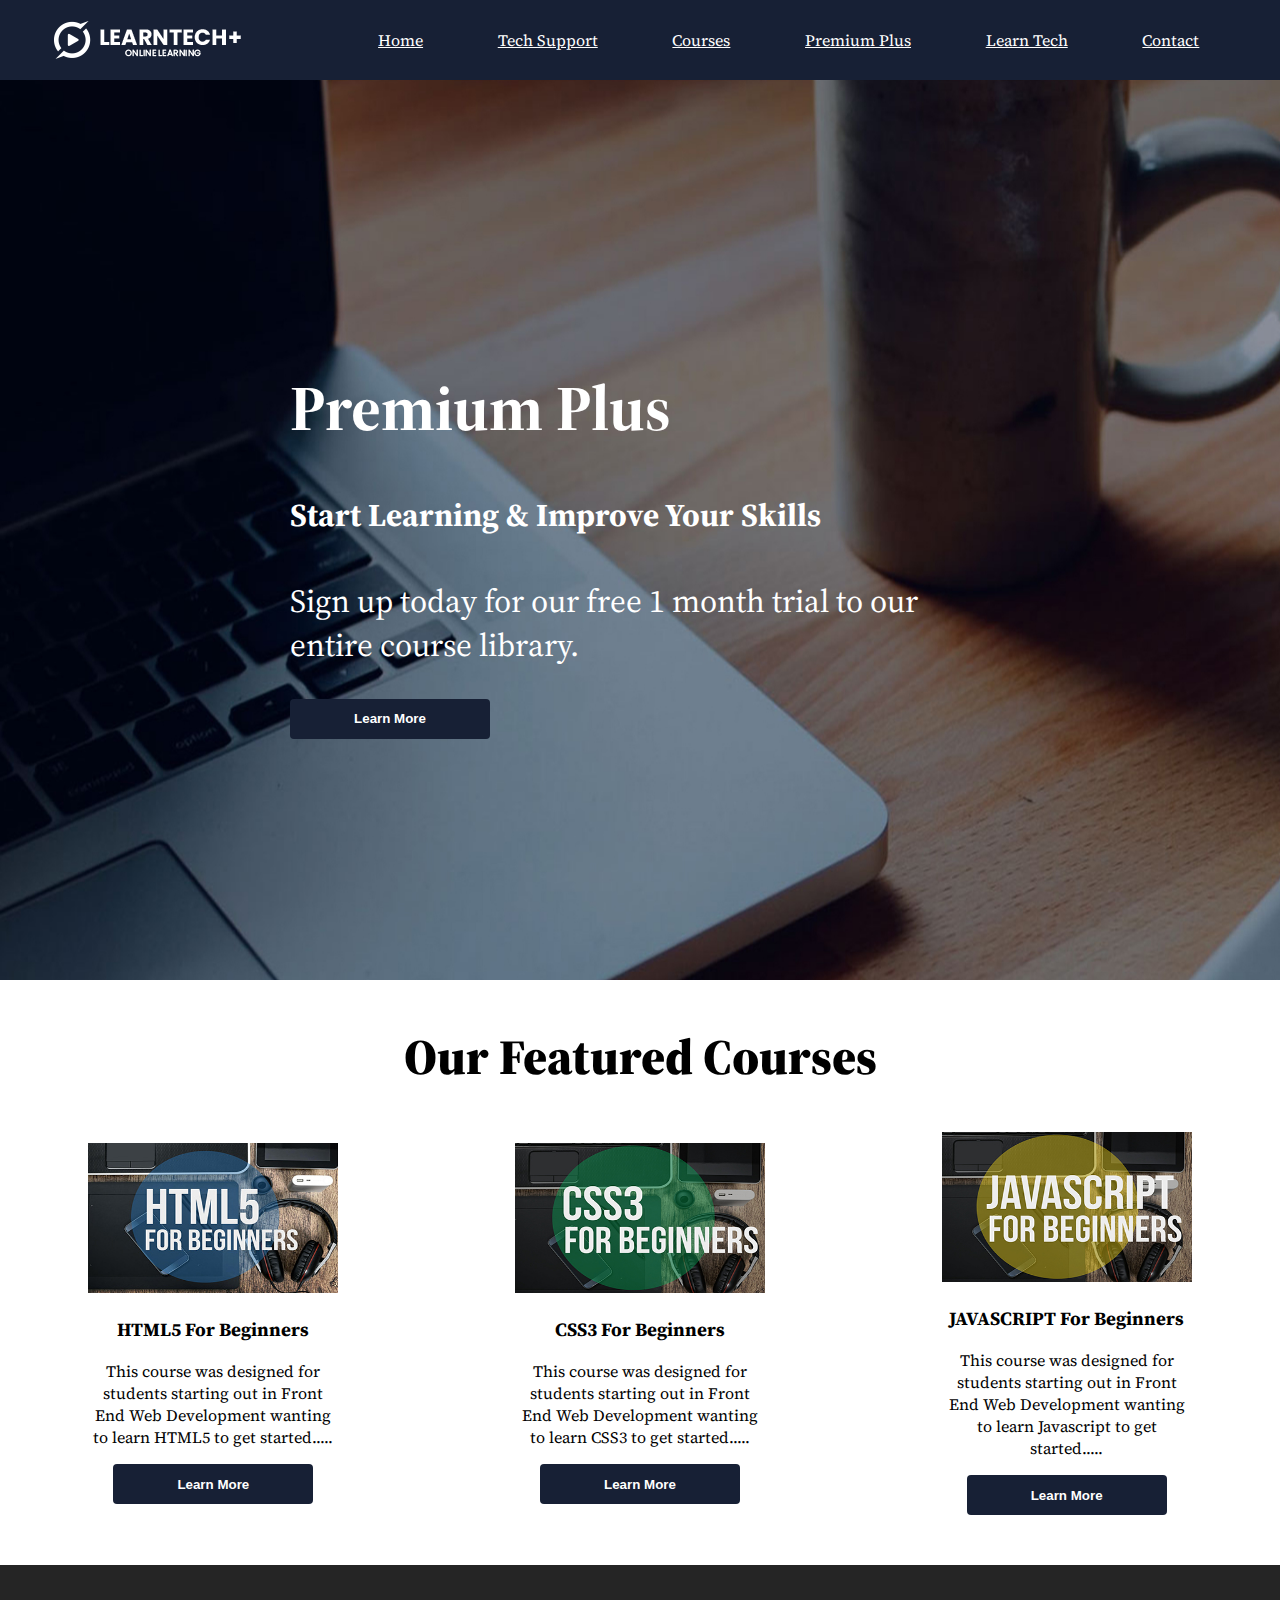
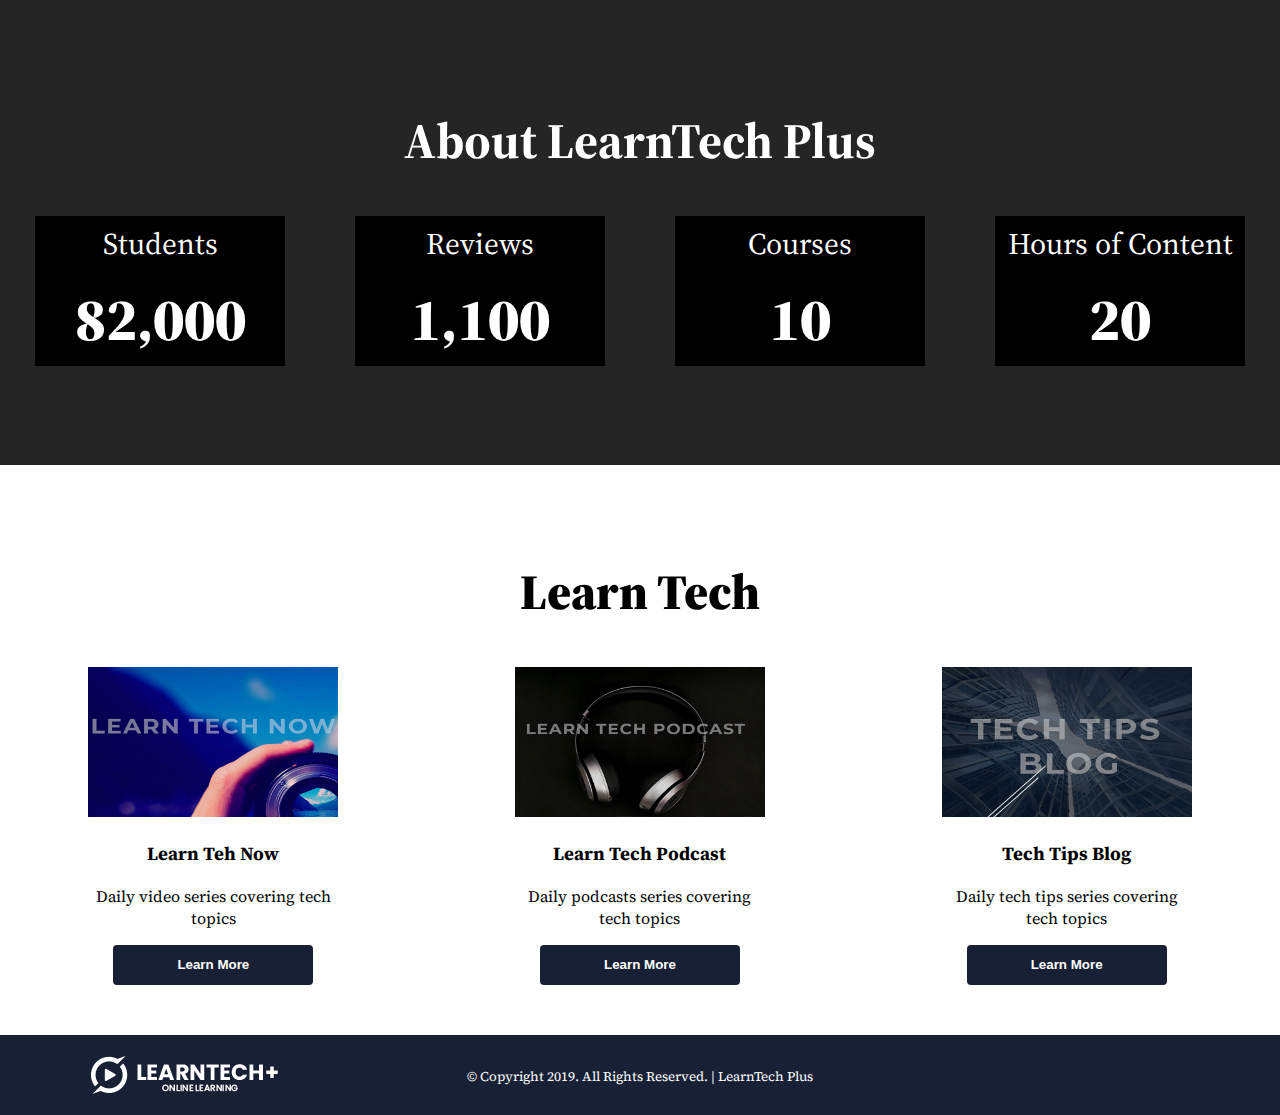
<file: index.html>
<!DOCTYPE html>
<html lang="en">
<head>
    <meta charset="UTF-8">
    <meta http-equiv="X-UA-Compatible" content="IE=edge">
    <meta name="viewport" content="width=device-width, initial-scale=1.0">

    <link rel="icon" sizes="32x32" href="./img/learntech-logo.png">

    <link rel="stylesheet" href="./global.css">

    <link rel="stylesheet" href="./index.css">

    <title>LearnTech | Home</title>
</head>
<body>

    <main>

        <header>
            <img id="logo" src="./img/logo.png" alt="">

            <nav>
                <!--Humburger menu-->
                <label for="humburger">&#9776</label>
                <input type="checkbox" name="hamburger" id="humburger">

                <!--Humburer items-->
                <div id="humburger-items">
                    <a href="./index.html">Home</a>
                    <a href="./techsupport.html">Tech Support</a>
                    <a href="./courses.html">Courses</a>
                    <a href="./premiumplus.html">Premium Plus</a>
                    <a href="./learntech.html">Learn Tech</a>
                    <a href="./contact.html">Contact</a>
                </div>
            </nav>
        </header>

        <!--Start of the introduction section-->
        <section id="introduction">
            <div id="intro">
                <h1 id="heading">Premium Plus</h1>
                <h3 id="sub-heading">Start Learning & Improve Your Skills</h3>
                <p id="description">Sign up today for our free 1 month trial to our entire course library.</p>
                <button>Learn More</button>
            </div>
        </section>
        <!--End of the introduction section-->


        <!--Start of the courses section-->
        <section id="featured-courses">
            <h2 id="course-heading">Our Featured Courses</h2>
            <div id="courses">
                <div class="course">
                    <img src="./img/course-01.jpg" alt="HTML 5 for beginners">
                    <h3>HTML5 For Beginners</h3>
                    <p>This course was designed for students starting out in Front End Web 
                        Development wanting to learn HTML5 to get started.....
                    </p>
                    <button>Learn More</button>
                </div>
                <div class="course">
                    <img src="./img/course-02.jpg" alt="CSS 3 for beginners">
                    <h3>CSS3 For Beginners</h3>
                    <p>This course was designed for students starting out in Front End Web 
                        Development wanting to learn CSS3 to get started.....
                    </p>
                    <button>Learn More</button>
                </div>
                <div class="course">
                    <img src="./img/course-03.jpg" alt="javascript for beginners">
                    <h3>JAVASCRIPT For Beginners</h3>
                    <p>This course was designed for students starting out in Front End Web 
                        Development wanting to learn Javascript to get started.....
                    </p>
                    <button>Learn More</button>
                </div>
            </div>
        </section>
        <!--End of the courses section-->


        <!--Start of the About section-->
        <section id="about">
            <h2 id="about-heading">About LearnTech Plus</h2>
            <div id="stats">
                <div class="stats-entity">
                    <div class="name">Students</div>
                    <div class="number">82,000</div>
                </div>
                <div class="stats-entity">
                    <div class="name">Reviews</div>
                    <div class="number">1,100</div>
                </div>
                <div class="stats-entity">
                    <div class="name">Courses</div>
                    <div class="number">10</div>
                </div>
                <div class="stats-entity">
                    <div class="name">Hours of Content</div>
                    <div class="number">20</div>
                </div>
            </div>
        </section>
        <!--End of the About section-->


        <!--Start of the Learntech section-->
        <section id="learntech">
            <h2 id="learntech-heading">Learn Tech</h2>
            <div id="learnings">
                <div class="types">
                    <img src="./img/learntechnow.jpg" alt="Learn tech now">
                    <h3>Learn Teh Now</h3>
                    <p>Daily video series covering tech topics
                    </p>
                    <button>Learn More</button>
                </div>
                <div class="types">
                    <img src="./img/learntechpodcast.jpg" alt="Learn tech podcast">
                    <h3>Learn Tech Podcast</h3>
                    <p>Daily podcasts series covering tech topics
                    </p>
                    <button>Learn More</button>
                </div>
                <div class="types">
                    <img src="./img/techtipsblog.jpg" alt="Tech tips blog">
                    <h3>Tech Tips Blog</h3>
                    <p>Daily tech tips series covering tech topics
                    </p>
                    <button>Learn More</button>
                </div>
            </div>
        </section>
        <!--End of the Learntech section-->

        <footer id="footer">
            <img src="./img/logo.png" alt="">

            <small id="copyright">&copy; Copyright 2019. All Rights Reserved. | LearnTech Plus</small>
        </footer>

    </main>
    
</body>
</html>
</file>
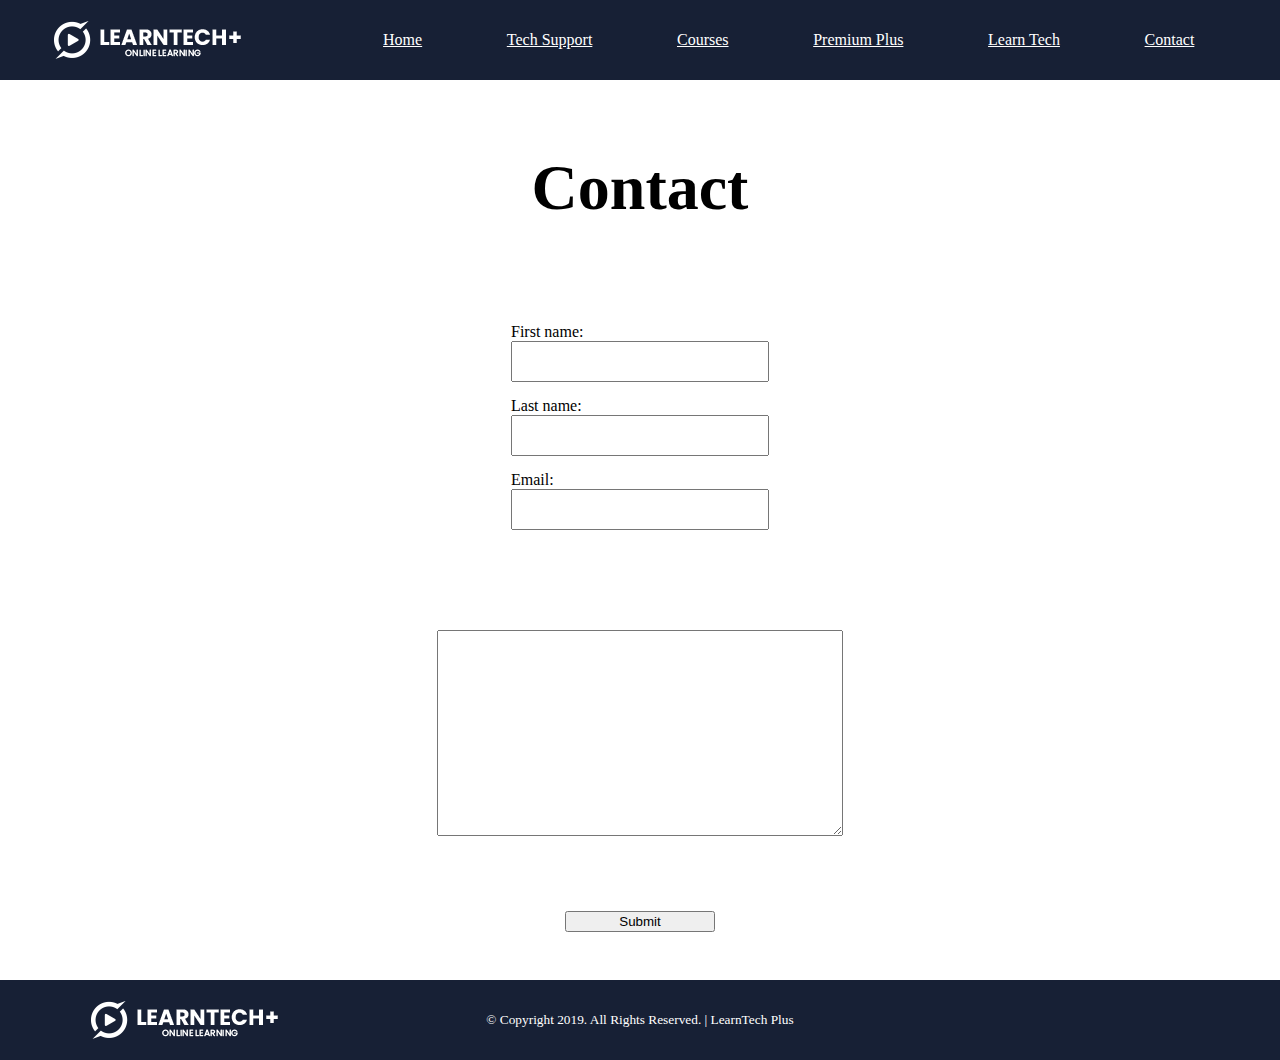
<file: contact.html>
<!DOCTYPE html>
<html lang="en">
<head>
    <meta charset="UTF-8">
    <meta http-equiv="X-UA-Compatible" content="IE=edge">
    <meta name="viewport" content="width=device-width, initial-scale=1.0">

    <link rel="icon" sizes="32x32" href="./img/learntech-logo.png">

    <link rel="stylesheet" href="./global.css">

    <link rel="stylesheet" href="./contact.css">

    <title>LearnTech | Contact</title>
</head>
<body>
    <main>

        <header>
            <img id="logo" src="./img/logo.png" alt="">

            <nav>
                <!--Humburger menu-->
                <label for="humburger">&#9776</label>
                <input type="checkbox" name="hamburger" id="humburger">

                <!--Humburer items-->
                <div id="humburger-items">
                    <a href="./index.html">Home</a>
                    <a href="./techsupport.html">Tech Support</a>
                    <a href="./courses.html">Courses</a>
                    <a href="./premiumplus.html">Premium Plus</a>
                    <a href="./learntech.html">Learn Tech</a>
                    <a href="./contact.html">Contact</a>
                </div>
            </nav>
        </header>

        <div id="container">
            <h1 id="contact-heading">Contact</h1>

        
            <form action="#">
                <label for="fname">First name:</label>
                <br>
                <input type="text" id="fname"><br>
                <label for="lname">Last name:</label>
                <br>
                <input type="text" id="lname"><br>
                <label for="email">Email:</label>
                <br>
                <input type="text" id="email"><br>
            </form>

            <textarea name="recommedation" id="recommedation"></textarea>

            <input type="submit" id="submit">          

            
        </div>

        <footer id="footer">
            <img src="./img/logo.png" alt="">

            <small id="copyright">&copy; Copyright 2019. All Rights Reserved. | LearnTech Plus</small>
        </footer>

    </main>
    
</body>
</html>
</file>
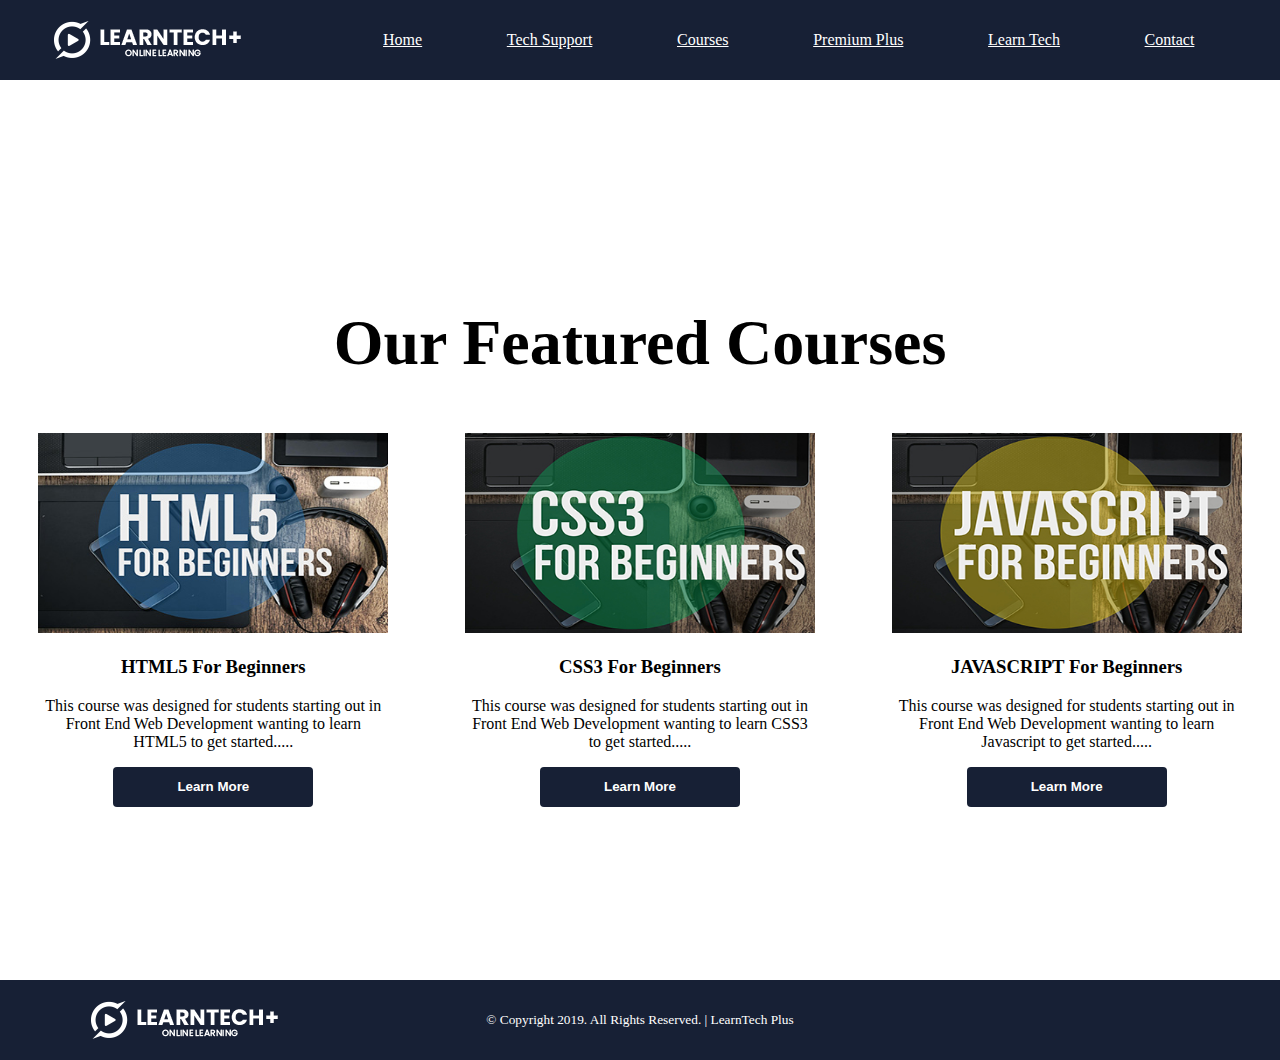
<file: courses.html>
<!DOCTYPE html>
<html lang="en">
<head>
    <meta charset="UTF-8">
    <meta http-equiv="X-UA-Compatible" content="IE=edge">
    <meta name="viewport" content="width=device-width, initial-scale=1.0">

    <link rel="icon" sizes="32x32" href="./img/learntech-logo.png">

    <link rel="stylesheet" href="./global.css">

    <link rel="stylesheet" href="./courses.css">

    <title>LearnTech | Home</title>
</head>
<body>

    <main>
        <header>
            <img id="logo" src="./img/logo.png" alt="">

            <nav>
                <!--Humburger menu-->
                <label for="humburger">&#9776</label>
                <input type="checkbox" name="hamburger" id="humburger">

                <!--Humburer items-->
                <div id="humburger-items">
                    <a href="./index.html">Home</a>
                    <a href="./techsupport.html">Tech Support</a>
                    <a href="./courses.html">Courses</a>
                    <a href="./premiumplus.html">Premium Plus</a>
                    <a href="./learntech.html">Learn Tech</a>
                    <a href="./contact.html">Contact</a>
                </div>
            </nav>
        </header>


        <div id="container">
            <h2 id="container-heading">Our Featured Courses</h2>
            <div id="courses">
                <div class="course">
                    <img src="./img/course-01.jpg" alt="HTML 5 for beginners">
                    <h3>HTML5 For Beginners</h3>
                    <p>This course was designed for students starting out in Front End Web 
                        Development wanting to learn HTML5 to get started.....
                    </p>
                    <button>Learn More</button>
                </div>
                <div class="course">
                    <img src="./img/course-02.jpg" alt="CSS 3 for beginners">
                    <h3>CSS3 For Beginners</h3>
                    <p>This course was designed for students starting out in Front End Web 
                        Development wanting to learn CSS3 to get started.....
                    </p>
                    <button>Learn More</button>
                </div>
                <div class="course">
                    <img src="./img/course-03.jpg" alt="javascript for beginners">
                    <h3>JAVASCRIPT For Beginners</h3>
                    <p>This course was designed for students starting out in Front End Web 
                        Development wanting to learn Javascript to get started.....
                    </p>
                    <button>Learn More</button>
                </div>
            </div>
        </div>
    

        <footer id="footer">
            <img src="./img/logo.png" alt="">

            <small id="copyright">&copy; Copyright 2019. All Rights Reserved. | LearnTech Plus</small>
        </footer>


    </main>
</body>
</html>
</file>
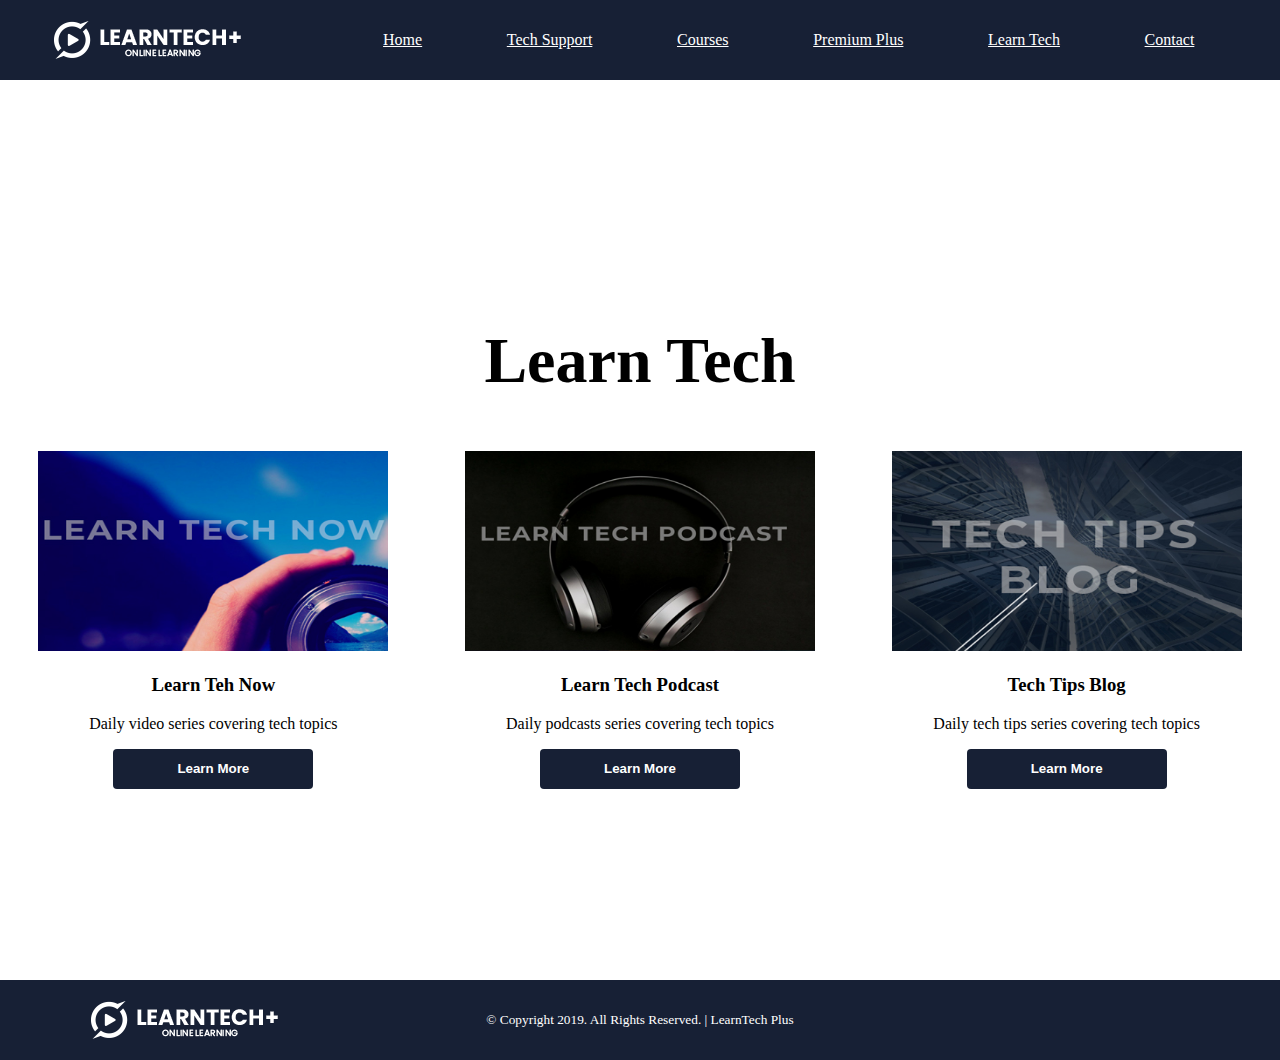
<file: learntech.html>
<!DOCTYPE html>
<html lang="en">
<head>
    <meta charset="UTF-8">
    <meta http-equiv="X-UA-Compatible" content="IE=edge">
    <meta name="viewport" content="width=device-width, initial-scale=1.0">

    <link rel="icon" sizes="32x32" href="./img/learntech-logo.png">

    <link rel="stylesheet" href="./global.css">

    <link rel="stylesheet" href="./learntech.css">

    <title>LearnTech | Learn Tech</title>
</head>
<body>
    <main>
        <header>
            <img id="logo" src="./img/logo.png" alt="">

            <nav>
                <!--Humburger menu-->
                <label for="humburger">&#9776</label>
                <input type="checkbox" name="hamburger" id="humburger">

                <!--Humburer items-->
                <div id="humburger-items">
                    <a href="./index.html">Home</a>
                    <a href="./techsupport.html">Tech Support</a>
                    <a href="./courses.html">Courses</a>
                    <a href="./premiumplus.html">Premium Plus</a>
                    <a href="./learntech.html">Learn Tech</a>
                    <a href="./contact.html">Contact</a>
                </div>
            </nav>
        </header>


        <div id="learntech">
            <h2 id="learntech-heading">Learn Tech</h2>
            <div id="learnings">
                <div class="types">
                    <img src="./img/learntechnow.jpg" alt="Learn tech now">
                    <h3>Learn Teh Now</h3>
                    <p>Daily video series covering tech topics
                    </p>
                    <button>Learn More</button>
                </div>
                <div class="types">
                    <img src="./img/learntechpodcast.jpg" alt="Learn tech podcast">
                    <h3>Learn Tech Podcast</h3>
                    <p>Daily podcasts series covering tech topics
                    </p>
                    <button>Learn More</button>
                </div>
                <div class="types">
                    <img src="./img/techtipsblog.jpg" alt="Tech tips blog">
                    <h3>Tech Tips Blog</h3>
                    <p>Daily tech tips series covering tech topics
                    </p>
                    <button>Learn More</button>
                </div>
            </div>
        </div>


        <footer id="footer">
            <img src="./img/logo.png" alt="">

            <small id="copyright">&copy; Copyright 2019. All Rights Reserved. | LearnTech Plus</small>
        </footer>

    </main>
    
</body>
</html>
</file>
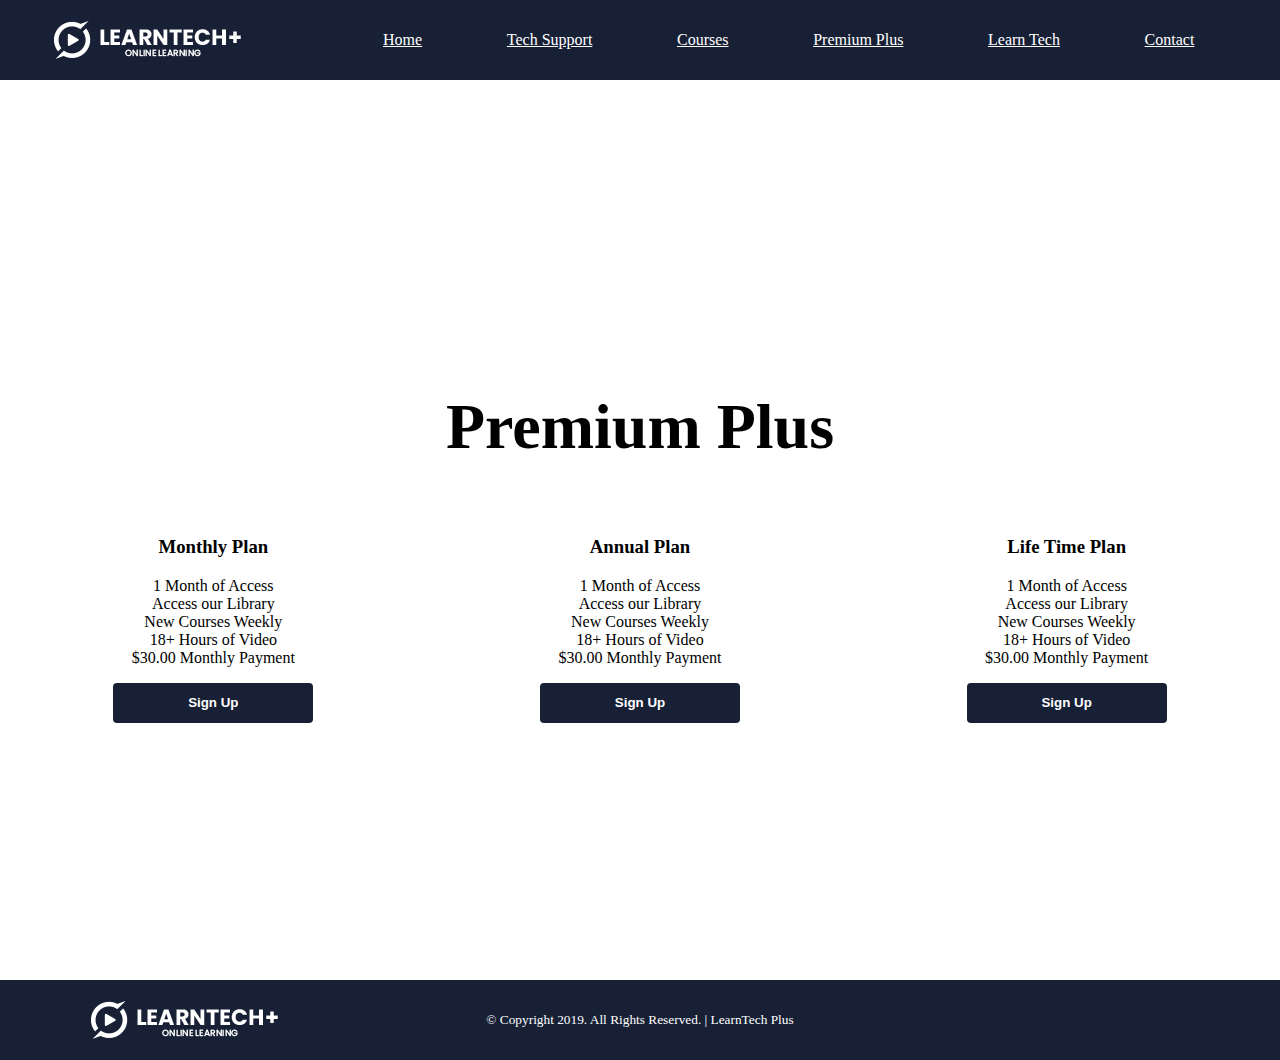
<file: premiumplus.html>
<!DOCTYPE html>
<html lang="en">
<head>
    <meta charset="UTF-8">
    <meta http-equiv="X-UA-Compatible" content="IE=edge">
    <meta name="viewport" content="width=device-width, initial-scale=1.0">

    <link rel="icon" sizes="32x32" href="./img/learntech-logo.png">

    <link rel="stylesheet" href="./global.css">

    <link rel="stylesheet" href="./premiumplus.css">

    <title>LearnTech | Premium Plus</title>
</head>
<body>
    <main>
        <header>
            <img id="logo" src="./img/logo.png" alt="">

            <nav>
                <!--Humburger menu-->
                <label for="humburger">&#9776</label>
                <input type="checkbox" name="hamburger" id="humburger">

                <!--Humburer items-->
                <div id="humburger-items">
                    <a href="./index.html">Home</a>
                    <a href="./techsupport.html">Tech Support</a>
                    <a href="./courses.html">Courses</a>
                    <a href="./premiumplus.html">Premium Plus</a>
                    <a href="./learntech.html">Learn Tech</a>
                    <a href="./contact.html">Contact</a>
                </div>
            </nav>
        </header>

        <div id="premium">
            <h2 id="premium-heading">Premium Plus</h2>
            <div id="premium-entities">
                <div class="premium-content">
                    <h3>Monthly Plan</h3>
                    <ul>
                        <li>1 Month of Access</li>
                        <li>Access our Library</li>
                        <li>New Courses Weekly</li>
                        <li>18+ Hours of Video</li>
                        <li>$30.00 Monthly Payment</li>
                    </ul>
                    <button>Sign Up</button>
                </div>
                <div class="premium-content">
                    <h3>Annual Plan</h3>
                    <ul>
                        <li>1 Month of Access</li>
                        <li>Access our Library</li>
                        <li>New Courses Weekly</li>
                        <li>18+ Hours of Video</li>
                        <li>$30.00 Monthly Payment</li>
                    </ul>
                    <button>Sign Up</button>
                </div>
                <div class="premium-content">
                    <h3>Life Time Plan</h3>
                    <ul>
                        <li>1 Month of Access</li>
                        <li>Access our Library</li>
                        <li>New Courses Weekly</li>
                        <li>18+ Hours of Video</li>
                        <li>$30.00 Monthly Payment</li>
                    </ul>
                    <button>Sign Up</button>
                </div>
            </div>
        </div>


        <footer id="footer">
            <img src="./img/logo.png" alt="">

            <small id="copyright">&copy; Copyright 2019. All Rights Reserved. | LearnTech Plus</small>
        </footer>

    </main>
    
</body>
</html>
</file>
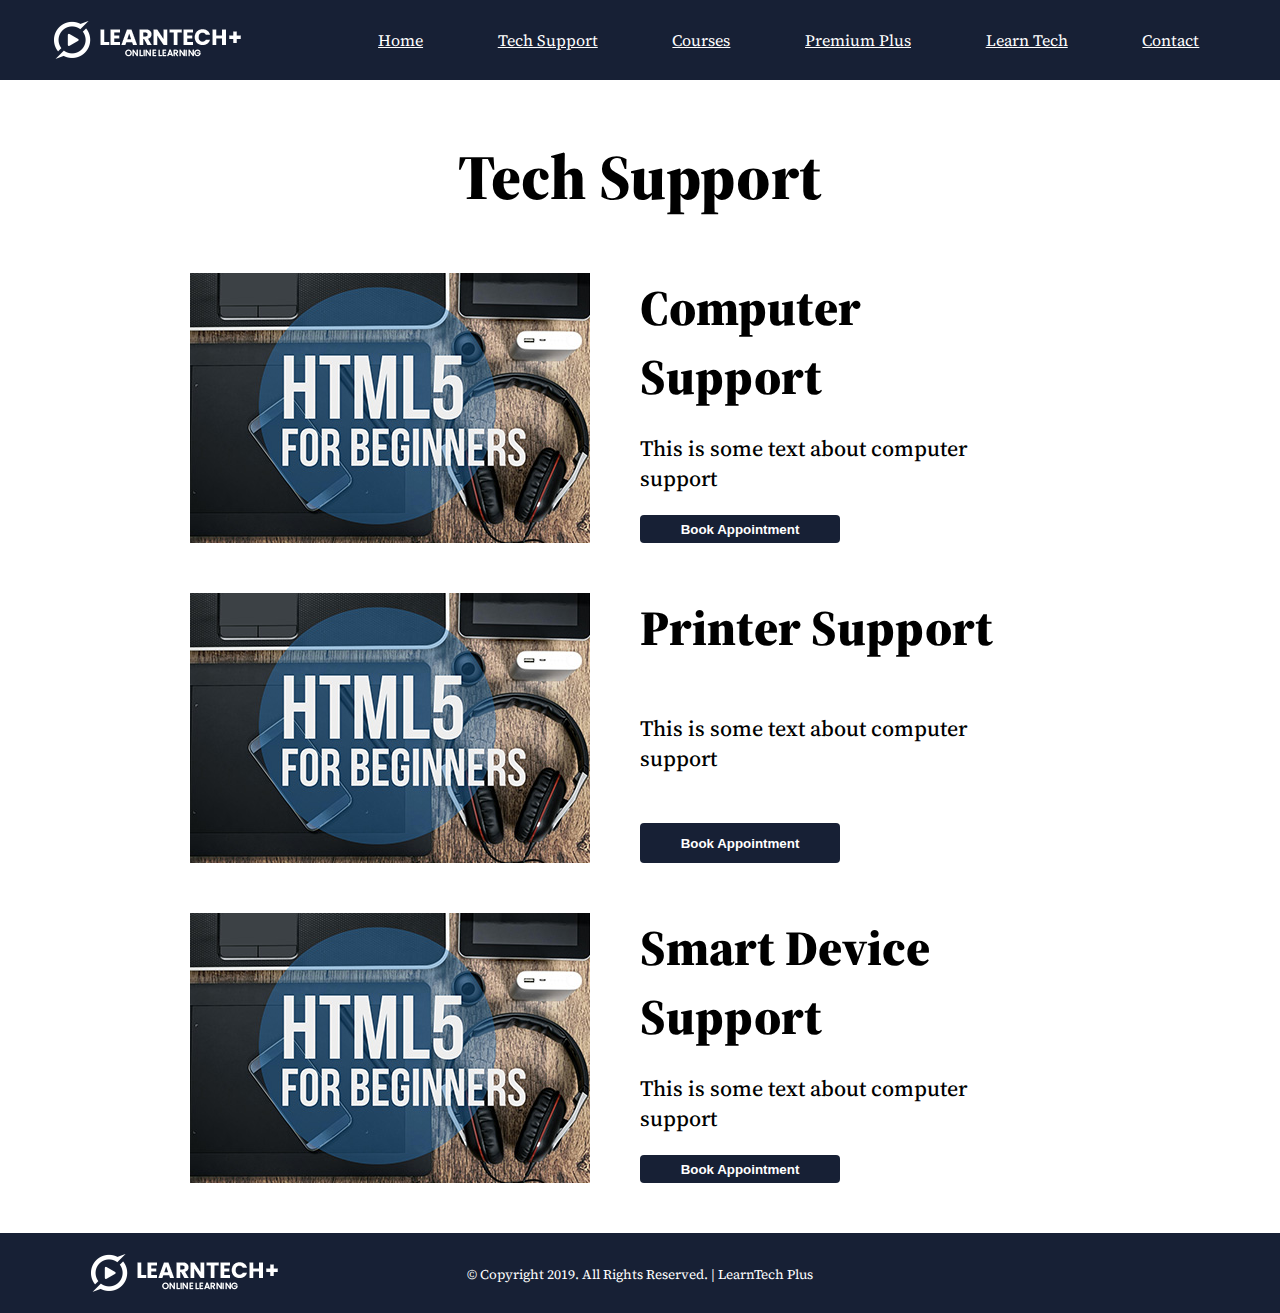
<file: techsupport.html>
<!DOCTYPE html>
<html lang="en">
<head>
    <meta charset="UTF-8">
    <meta http-equiv="X-UA-Compatible" content="IE=edge">
    <meta name="viewport" content="width=device-width, initial-scale=1.0">

    <link rel="icon" sizes="32x32" href="./img/learntech-logo.png">

    <link rel="stylesheet" href="./global.css">

    <link rel="stylesheet" href="./techsupport.css">

    <title>LearnTech | Tech Support</title>
</head>
<body>
    <main>
        <header>
            <img id="logo" src="./img/logo.png" alt="">

            <nav>
                <!--Humburger menu-->
                <label for="humburger">&#9776</label>
                <input type="checkbox" name="hamburger" id="humburger">

                <!--Humburer items-->
                <div id="humburger-items">
                    <a href="./index.html">Home</a>
                    <a href="./techsupport.html">Tech Support</a>
                    <a href="./courses.html">Courses</a>
                    <a href="./premiumplus.html">Premium Plus</a>
                    <a href="./learntech.html">Learn Tech</a>
                    <a href="./contact.html">Contact</a>
                </div>
            </nav>
        </header>

        <div id="container">
            <h2 id="container-heading">Tech Support</h2>
            <div class="container-content">
                <img src="./img/course-01.jpg" alt="">
                <div class="content-info">
                    <h3>Computer Support</h3>
                    <p>This is some text about computer support</p>
                    <button>Book Appointment</button>
                </div>
            </div>
            <div class="container-content">
                <img src="./img/course-01.jpg" alt="">
                <div class="content-info">
                    <h3>Printer Support</h3>
                    <p>This is some text about computer support</p>
                    <button>Book Appointment</button>
                </div>
            </div>
            <div class="container-content">
                <img src="./img/course-01.jpg" alt="">
                <div class="content-info">
                    <h3>Smart Device Support</h3>
                    <p>This is some text about computer support</p>
                    <button>Book Appointment</button>
                </div>
            </div>
        </div>


        <footer id="footer">
            <img src="./img/logo.png" alt="">

            <small id="copyright">&copy; Copyright 2019. All Rights Reserved. | LearnTech Plus</small>
        </footer>
    </main>
</body>
</html>
</file>
<file: global.css>
body {
    font-family: 'Source Serif Pro';
    margin: 0px;
    padding: 0px;
    box-sizing: border-box;

}

header {
    max-width: 100%;
    display: flex;
    flex-direction: row;
    justify-content: space-around;
    align-items: center;
    background-color: #172035;
    margin-bottom: 0px
}

nav {
    width: 70%;
    display: flex;
}

#humburger-items {
    width: 100%;
    display: flex;
    justify-content: space-around;
}

nav label, #humburger {
    display: none;
}

#logo {
    justify-self: flex-start;
}

a {
    display: inline-block;
    color: white;
}

a:hover {
    background: #09568d;
}

button {
    width: 200px;
    height: 40px;
    background-color: #172035;
    border-radius: 4px;
    color: white;
    border: none;
    font-weight: 900;
}

button:hover {
    background: #09568d;
}

#footer {
    background-color: #172035;
    max-width: 100%;
    height: 80px;
    display: flex;
    color: white;
    text-align: center;
}

#footer img {
    position: absolute;
    left: 80px;
    margin-top: 20px;

}

#copyright {
    margin: auto;
    margin-top: 32px;
    margin-bottom: 32px;
    height: 16px;
}


@media screen and (max-width: 767px){
    #logo {
        display: none;
    }
    
    nav {
        width: 100%;
        flex-direction: column;
        background-color: #172035;
    }

    #humburger-items a {
        box-sizing: border-box;
        display: block;
        width: 100%;
        /*color: white;
        background-color: #172035;*/
        border-bottom: 1px solid #333;
        height: 30px;
        padding-top: 10px;
    }

    a:hover {
        background: #09568d;

    }

    a:active {
        background: #09568d;
    }

    nav label {
    display: inline-block; 
    color: white;
    background: #172035;
    font-style: normal;
    font-size: 1.2em;
    padding: 10px;
    
    }

    #humburger-items {
        display: none;
    }

    nav input:checked ~ #humburger-items {
        display: flex;
        flex-direction: column;
        justify-content: baseline;
        align-items: center;
        text-align: center;
    }

    #footer {
        display: flex;
        flex-direction: column;
        align-items: center;
        justify-content: center;
    }

    #footer img {
        display: none;
    }
}

@media screen and (min-width: 768px) and (max-width:1200px) {
    header {
        height: 80px;   
    }
    
    #footer img {
        display: none;
    }
}

@media screen and (min-width: 1201px){
    header {
        height: 80px;   
    }
}
</file>
<file: index.css>
@import url('https://fonts.googleapis.com/css2?family=Hanken+Grotesk:wght@500;700;800&family=Outfit:wght@400;700&family=Source+Serif+Pro:wght@400;700;900&display=swap');

body {
    font-family: 'Source Serif Pro';
    margin: 0px;
    padding: 0px;
    background-color: white;
    box-sizing: border-box;
}

#introduction {
    max-width: 100%;
    height: 100vh;
    background: url(./img/background.jpg);
    background-size: 100% 100%;
    margin-top: 0px;
    color: white;
    display: flex;
    justify-content: center;
    align-items: center;
}

#intro {
    display: flex;
    flex-direction: column;
    justify-content: flex-start;
    width: 700px;
}

#heading {
    font-size: 4em;
    margin-bottom: 10px;
}

#sub-heading {
    font-size: 2em;
    margin-bottom: 10px;
}

#description {
    font-size: 2em;
}

#featured-courses {
    width: 100%;
    display: flex;
    flex-direction: column;
    justify-content: center;
    align-items: center;
}

#featured-courses h2 {
    font-weight: 900;
    font-size: 50px;
}

#courses {
    width: 100%;
    display: flex;
    flex-direction: row;
    justify-content: space-around;
    align-items: center;
}



.course {
    text-align: center;
}

.course img {
    width: 250px;
    height: 150px;
}

.course p {
    width: 250px;
}

.course button {
    width: 200px;
    font-weight: 900;
}

#about {
    width: 100%;
    display: flex;
    flex-direction: column;
    justify-content: center;
    align-items: center;
    background-color: #252525;
    margin-top: 50px;
    margin-bottom: 50px;
    height: 500px;
}

#about-heading {
    font-weight: bold;
    font-size: 50px;
    color: white;
}

#stats {
    display: flex;
    flex-direction: row;
    justify-content: space-around;
    color: white;
    width: 100%;
}

.stats-entity {
    width: 250px;
    height: 150px;
    color: white;
    display: flex;
    background-color: black;
    flex-direction: column;
    justify-content: space-around;
    align-items: center;
}

.name {
    font-size: 30px;
}
.number {
    font-size: 60px;
    font-weight: 900;
}

#learntech {
    width: 100%;
    display: flex;
    flex-direction: column;
    justify-content: center;
    align-items: center;
    margin-bottom: 50px;
}

#learntech-heading {
    font-size: 50px;
    font-weight: 900;
}

#learnings {
    width: 100%;
    display: flex;
    flex-direction: row;
    justify-content: space-around;
    align-items: center;
}

.types {
    text-align: center;
}

.types img {
    width: 250px;
    height: 150px;
}

.types p {
    width: 250px;
}

.types button {
    width: 200px;
    font-weight: 900;
}



@media screen and (max-width: 767px){
    
    #introduction {
        height: 450px;
    }

    #heading {
        font-size: 50px;
        margin: auto;
        text-align: center;
    }

    #sub-heading {
        font-size: 25px;
        margin: 30px auto;
        text-align: center;
        width: 300px;
    }

    #description {
        margin: 20px auto;
        font-size: 16px;
        width: 300px;
        text-align: center;
    }

    #intro button {
        margin: 20px auto;
    }

    #featured-courses h2 {
        font-weight: 900;
        font-size: 30px;
        text-align: center;
        margin: 35px auto 20px auto;
    }

    #courses {
        width: 100%;
        display: flex;
        flex-direction: column;
        justify-content: space-around;
        align-items: center;
    }
    
    .course {
        margin-bottom: 15px;
        border-bottom: #252525;
    }

    #about {
        height: 700px;

    }

    #about-heading {
        font-weight: 900;
        font-size: 30px;
        text-align: center;
        margin: auto;
        color: white;
    }

    #stats {
        display: flex;
        flex-direction: column;
        justify-content: space-around;
        color: white;
        width: 100%;
    }

    
    .stats-entity {
        border-bottom: 1px solid white;
        width: 100%;
    }
    
    .name {
        font-size: 30px;
    }
    .number {
        font-size: 60px;
        font-weight: 900;
    }

    #learntech {
        margin-bottom: 40px;
    }
    
    #learntech-heading {
        font-weight: 900;
        font-size: 40px;
        text-align: center;
        margin: auto;
    }
    
    #learnings {
        width: 100%;
        display: flex;
        flex-direction: column;
        justify-content: space-around;
        align-items: center;
    }
    
    .types {
        margin-bottom: 15px;
    }

}

@media screen and (min-width: 768px) and (max-width:1200px)  {
    
    .course img {
        width: 220px;
        height: 150px;
    }
    
    .course p {
        width: 220px;
    }


    .stats-entity {
        width: 200px;
        height: 150px;
        color: white;
        display: flex;
        background-color: black;
        flex-direction: column;
        justify-content: space-around;
        align-items: center;
        border-left: 1px solid #252525;
    }
    
    .name {
        font-size: 30px;
        text-align: center;
    }
    .number {
        text-align: center;
        font-size: 55px;
    }

    .types img {
        width: 220px;
        height: 150px;
    }
    
    .types p {
        width: 220px;
    }

}
</file>
<file: contact.css>
body {
    margin: 0px;
    padding: 0px;
    box-sizing: border-box;
    background-color: white;
    font-family: 'Source Serif Pro';
    max-width: 100%;
    
    
}

#container {
    display: flex;
    flex-direction: column;
    justify-content: space-around;
    align-items: center;
    height: 100vh;
}

#container h1 {
    font-weight: 900;
    font-size: 4em;
}

#container form input {
    margin-bottom: 15px;
    width: 250px;
    height: 35px;
}

#container textarea {
    margin-top: 30px;
    width: 400px;
    height: 200px;
    margin-bottom: 20px;
}

#submit {
    margin-bottom: 20px;
    width: 150px;
}


/*Styling for smaller screens*/
@media screen and (max-width: 767px) {
    #container h1 {
        font-weight: 900;
        font-size: 40px;
        margin: 35px auto 20px auto;
        text-align: center;
        border-bottom: 1px solid #333;
    }

    #container form input {
        padding: 10px;
        box-sizing: border-box;
    }

    #container textarea {
        margin-top: 30px;
        width: 300px;
        height: 170px;
        margin-bottom: 20px;
        padding: 20px;
        box-sizing: border-box;
    }
}
</file>
<file: courses.css>
body {
    margin: 0px;
    padding: 0px;
    box-sizing: border-box;
    max-width: 100%;
    background-color: white;
    font-family: 'Source Serif Pro';
}

#container {
    width: 100%;
    display: flex;
    flex-direction: column;
    justify-content: center;
    align-items: center;
    height: 100vh;
}

#container-heading {
    font-weight: 900;
    font-size: 4em;
}

#courses {
    width: 100%;
    display: flex;
    flex-direction: row;
    justify-content: space-around;
    align-items: center;
}

.course {
    text-align: center;
}

.course img {
    width: 350px;
    height: 200px;
}

.course p {
    width: 350px;
}

.course button {
    width: 200px;
    font-weight: 900;
}


/*Styling for smaller screens*/
@media screen and (max-width: 767px){

    #container {
        height: 1350px;
        margin-bottom: 40px;
    }

    #container-heading {
        font-weight: 900;
        font-size: 40px;
        margin: 25px auto 25px auto;
        text-align: center;
        border-bottom: 1px solid #333;
    }
    
    #courses {
        width: 100%;
        display: flex;
        flex-direction: column;
        justify-content: space-around;
        align-items: center;
    }
    
    .course {
        text-align: center;
        margin-bottom: 20px;
    }
    
    .course img {
        width: 300px;
        height: 200px;
    }
    
    .course p {
        width: 300px;
    }
    
    .course button {
        width: 200px;
        font-weight: 900;
        margin: auto;
    }
    
}


/*Styling for smaller screens*/
@media screen and (min-width: 767px) and (max-width: 1200px) {
    
    body {
        height: 100vh;
    }

    .course img {
        width: 230px;
        height: 180px;
    }
    
    .course p {
        width: 230px;
    }
    /*
    .course button {
        margin-bottom: 40px;
    }
    */
}

/*Adjusting the height for extra-large screens*/
@media screen and (min-width: 2300px) {
    body {
        height: 100vh;
    }
    
}
</file>
<file: learntech.css>
body {
    margin: 0px;
    padding: 0px;
    box-sizing: border-box;
    max-width: 100%;
    background-color: white;
    font-family: 'Source Serif Pro';
}

#learntech {
    width: 100%;
    display: flex;
    flex-direction: column;
    justify-content: center;
    align-items: center;
    height: 100vh;
}

#learntech-heading {
    font-weight: 900;
    font-size: 4em;
}

#learnings {
    width: 100%;
    display: flex;
    flex-direction: row;
    justify-content: space-around;
    align-items: center;
    
}

.types {
    text-align: center;
}

.types img {
    width: 350px;
    height: 200px;
}

.types p {
    width: 350px;
}

.types button {
    width: 200px;
    font-weight: 900;
}


@media screen and (max-width: 767px){
    #learntech {
        height: 1150px;
        margin-bottom: 45px;
    }
    
    #learntech-heading {
        font-weight: 900;
        font-size: 40px;
        text-align: center;
        margin: auto;
        border-bottom: 1px solid #333;
    }
    
    #learnings {
        width: 100%;
        display: flex;
        flex-direction: column;
        justify-content: space-around;
        align-items: center;
        
    }
    
    .types {
        text-align: center;
        margin-bottom: 15px;
    }
    
    .types img {
        width: 300px;
        height: 200px;
    }
    
    .types p {
        width: 300px;
    }
    
    .types button {
        width: 200px;
        font-weight: 900;
        margin: auto;
    }
    
}


@media screen and (min-width: 768px) and (max-width: 1200px){
    body {
        height: 100vh;
    }
    
    
    .types {
        text-align: center;
    }
    
    .types img {
        width: 230px;
        height: 180px;
    }
    
    .types p {
        width: 230px;
    }

}
</file>
<file: premiumplus.css>
body {
    margin: 0px;
    padding: 0px;
    box-sizing: border-box;
    max-width: 100%;
    background-color: white;
    font-family: 'Source Serif Pro';
}

#premium {
    width: 100%;
    display: flex;
    flex-direction: column;
    justify-content: center;
    align-items: center;
    height: 100vh;
}

#premium-heading {
    font-weight: 900;
    font-size: 4em;
}

#premium-entities {
    width: 100%;
    display: flex;
    flex-direction: row;
    justify-content: space-around;
    align-items: center;
}

.premium-content {
    text-align: center;
}

.premium-content h3 {
    text-align: center;
    width: 350px;
}

.premium-content ul {
    padding-left: 0px;
    list-style: none;
    text-align: center;
}


.premium-content button {
    width: 200px;
    font-weight: 900;
    text-align: center;
    margin: auto;
}


@media screen and (max-width: 767px){

    #premium {
        height: 700px;
        margin-bottom: 50px;
    }
    
    #premium-heading {
        font-weight: 900;
        font-size: 40px;
        text-align: center;
        margin: auto;
        border-bottom: 1px solid #333;
    }

    #premium-entities {
        width: 100%;
        display: flex;
        flex-direction: column;
        justify-content: space-around;
        align-items: center;
    }

    .premium-content {
        width: 100%;
        margin: auto;
        text-align: center;
    }

    
    .premium-content h3 {
        width: 300px;
        margin: auto;
        text-align: center;
    }

    .premium-content ul {
        padding-left: 0px;
    }

    .premium-content ul li {
        list-style: none;
        margin: auto;

    }
    
    
    .premium-content button {
        width: 200px;
        font-weight: 900;
        align-self: center;
        margin: auto;
        margin-bottom: 15px;
    }
    
}


@media screen and (min-width:768px) and (max-width: 1200px){
    body {
        height: 100vh;
    }

    .premium-content {
        display: flex;
        flex-direction: column;
        align-items: center;
        justify-content: center;
    }
    
    .premium-content h3 {
        width: 220px;
        text-align: center;
    }

    .premium-content ul {
        padding: 0px;
    }

    .premium-content ul li {
        list-style: none;
        text-align: center;
    }

    .premium-content button {
        margin: auto;
    }
    
}
</file>
<file: techsupport.css>
@import url('https://fonts.googleapis.com/css2?family=Hanken+Grotesk:wght@500;700;800&family=Outfit:wght@400;700&family=Source+Serif+Pro:wght@400;700;900&display=swap');


body {
    margin: 0px;
    padding: 0px;
    box-sizing: border-box;
    background-color: white;
    max-width: 100%;
    font-family: 'Source Serif Pro';
}

#container {
    max-width: 100%;
    display: flex;
    flex-direction: column;
    justify-content: center;
    align-items: center;
}

#container-heading {
    font-weight: 900;
    font-size: 4em;

}

.container-content {
    display: flex;
    justify-content: space-around;
    align-items: center;
    margin-bottom: 50px;
    margin-right: 50px;
}

.content-info {
    display: flex;
    flex-direction: column;
    justify-content: space-between;
    margin-left: 50px;
    height: 270px;
    width: 400px;
}

.content-info h3 {
    font-weight: 900;
    font-size: 50px;
    margin: 0px;
}

.content-info p {
    font-weight: 500;
    font-size: 22px;
}


@media screen and (max-width: 767px) {


    #container-heading {
        font-weight: 900;
        font-size: 40px;
        text-align: center;
        margin: 35px auto 35px auto;
        border-bottom: 1px solid #333;
    }

    .container-content {
        display: flex;
        width: 100%;
        flex-direction: column;
        justify-content: space-around;
        align-items: center;
        margin-bottom: 25px;
        margin: auto;
    }

    .container-content img {
        width: 270px;
        margin: auto;
    }

    .content-info {
        display: flex;
        flex-direction: column;
        justify-content: space-between;
        height: 200px;
        width: 100%;
        margin-left: 0px;
    }
    
    .content-info h3 {
        font-weight: 900;
        font-size: 25px;
        margin: 0px auto;
    }
    
    .content-info p {
        font-weight: 500;

        width: 100%;
        font-size: 18px;
        text-align: center;
    }
    
    .content-info button {
        margin: auto;
        margin-top: 0px;
    }
}

@media screen and (min-width: 768px) and (max-width: 1200px){
    .container-content img {
        width: 320px;
        height: 230px;
    }

    .content-info {
        display: flex;
        flex-direction: column;
        justify-content: space-between;
        margin-left: 50px;
        height: 230px;
        width: 300px;
    }
    
    .content-info h3 {
        font-weight: 900;
        font-size: 40px;
        margin: 0px;
    }
    
    .content-info p {
        font-weight: 500;
        font-size: 20px;
    }
}

@media screen and (min-width: 2300px){
    body {
        max-height: 100vh;
    }
}
</file>
